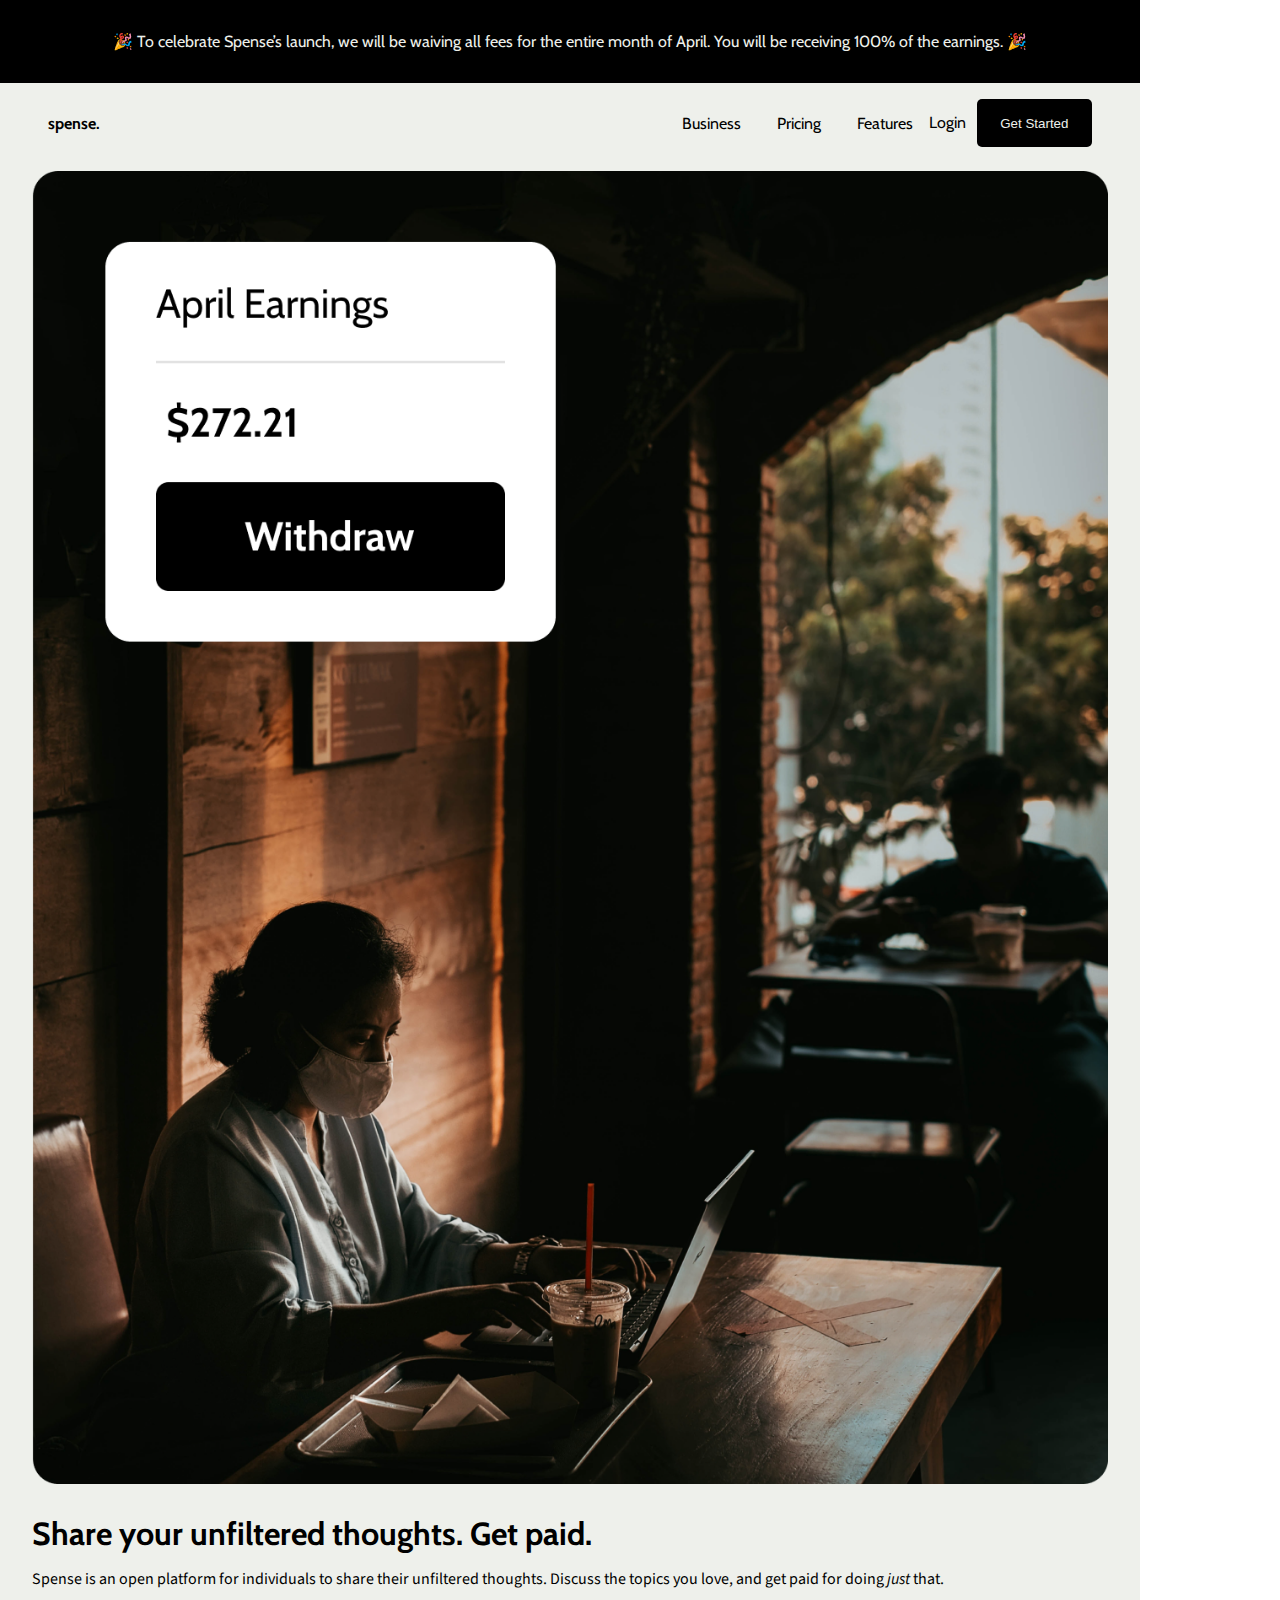
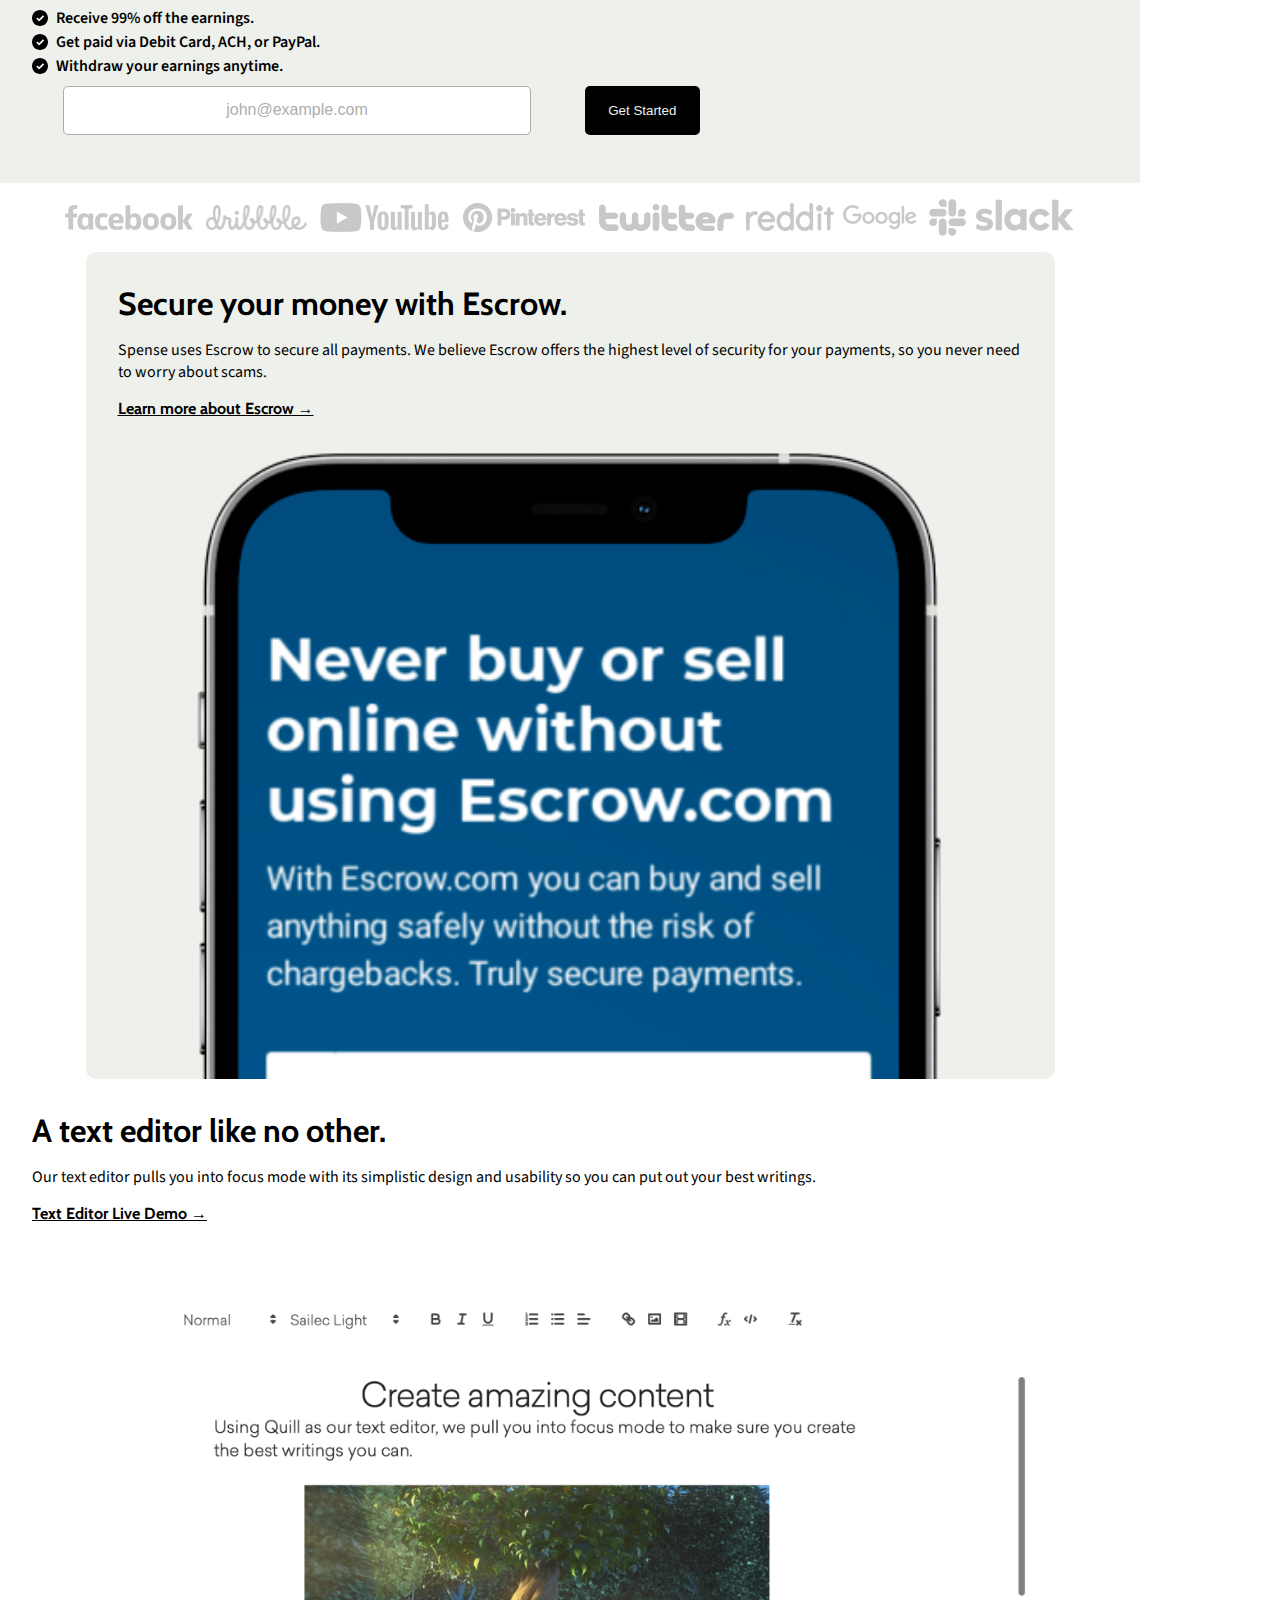
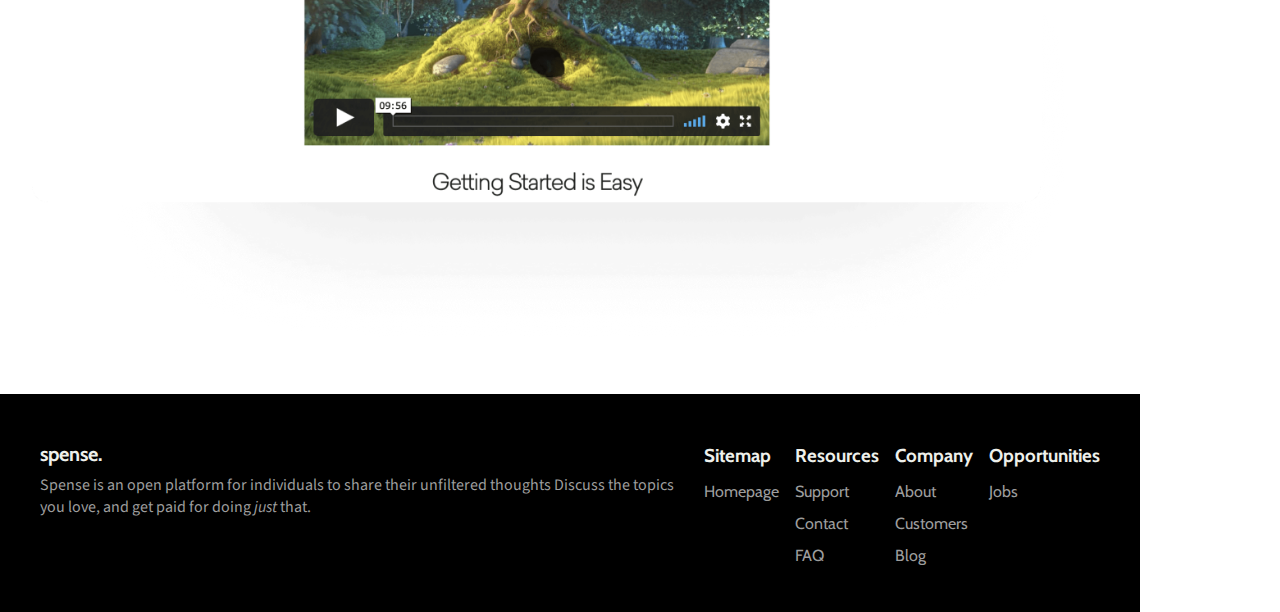
<file: index.html>
<!DOCTYPE html>
<html lang="en">
<head>
    <meta charset="UTF-8">
    <meta http-equiv="X-UA-Compatible" content="IE=edge">
    <meta name="viewport" content="width=device-width, initial-scale=1.0">
    <link rel="stylesheet" href="main.css">
    <title>Spense.</title>
</head>
<body>
    
<div class="container">

    <div id="announcement"> 🎉 To celebrate Spense’s launch, we will be waiving all fees for the entire month of April. You will be receiving 100% of the earnings.  🎉</div>

<nav>
    <div id="navigation">
        <div id="logo">spense.</div>
        <div id="links">
            <ul>
                <ul><a href="#">Business</a></ul>
                <ul><a href="#">Pricing</a></ul>
                <ul><a href="#">Features</a></ul>
            </ul>
        </div>
        <div id="menu" class="mobile">
            <a href="#"><img src="./Assets/Hamburger Menu.svg" alt="" id="menu_hamburger"></a>
            <a href="#" id="menu_options">Login</a>
            <button id="menu_options">Get Started</button>
        </div>
    </div>
</nav>

    <div class="hero_image">
        <img src="./Assets/Hero Image (Desktop).png" alt="writting your thought" id="hero_desktop">
        <img src="./Assets/Hero Image (Tablet).png" alt="writting your thought" id="hero_tablet">
        <img src="./Assets/Hero Image (Mobile).png" alt="writting your thought" id="hero_mobile">
    </div>
    <div id="hero_text">
        <h1>Share your unfiltered thoughts. Get paid.</h1>

        <p>Spense is an open platform for individuals to share their unfiltered thoughts. Discuss the topics you love, and get paid for doing <em>just</em> that.</p>
            <ul id="hero">
                <li>Receive 99% off the earnings.</li>
                <li>Get paid via Debit Card, ACH, or PayPal.</li>
                <li>Withdraw your earnings anytime.</li>
            </ul>
        </div>

        <div id="hero_input">
            <input type="text" value="john@example.com">
            <button>Get Started</button>
        </div>

<div class="social_container">
<ul class="logos_list">
    <li class="logo_mobile"><img src="/Assets/Facebook Logo.png" alt="" class="logo_mobile"></li>
    <li class="logo_mobile"><img src="/Assets/Dribbble Logo.png" alt="" class="logo_mobile"></li>
    <li class="logo_mobile"><img src="/Assets/Youtube Logo.png" alt="" class="logo_mobile"></li>
    <li class="logo_tablet"><img src="/Assets/Pinterest Logo.png" alt="" class="logo_tablet"></li>
    <li class="logo_tablet"><img src="/Assets/Twitter Logo.png" alt="" class="logo_tablet"></li>
    <li class="logo_desktop"><img src="/Assets/Reddit Logo.png" alt="" class="logo_desktop"></li>
    <li class="logo_desktop"><img src="/Assets/Google Logo.png" alt="" class="logo_desktop"></li>
    <li class="logo_desktop"><img src="/Assets/Slack Logo.png" alt="" class="logo_desktop"></li>

</ul>
</div>

<div class="escrow">
    <div id="escrow_text">
        <h1>Secure your money with Escrow.</h1>
        <p>Spense uses Escrow to secure all payments. We believe Escrow offers the highest level of security for your payments, so you never need to worry about scams.</p>

        <a href="#">Learn more about Escrow →</a>
    </div>
    <div id="escrow_image">
        <img src="./Assets/Phone Mockup (Mobile).png" alt="" id="hero_mobile">
        <img src="./Assets/Phone Mockup (Tablet).png" alt="" id="hero_tablet">
        <img src="./Assets/Phone Mockup (Desktop).png" alt="" id="hero_desktop">
    </div>
</div>

<div class="editor">
    <h1>A text editor like no other.</h1>
    <p> Our text editor pulls you into focus mode with its simplistic design and usability so you can put out your best writings.</p>

<a href="#">Text Editor Live Demo →</a>

<img src="/Assets/Text Editor.png" alt="">
</div>

<footer>
    <div class="footer">
        <div id="closer">
        <span>spense.</span>
        <p>Spense is an open platform for individuals to share their unfiltered thoughts Discuss the topics you love, and get paid for doing <em>just</em> that.
        </p>
        </div>
        
        <div id="company">
            <h3>Company</h3>
            <a href="#">About</a>
            <a href="#">Customers</a>
            <a href="#">Blog</a>
        </div>

        <div id="opportunities">
            <h3>Opportunities</h3>
            <a href="#">Jobs</a>
        </div>

        <div id="sitemap">
            <h3>Sitemap</h3>
            <a href="#">Homepage</a>
        </div>

        <div id="resources">
            <h3>Resources</h3>
            <a href="#">Support</a>
            <a href="#">Contact</a>
            <a href="#">FAQ</a>
        </div>

    </div>

</footer>

</div>

</body>
</html>
</file>
<file: main.css>
/* Imports Fonts */
@import url('https://fonts.googleapis.com/css2?family=Cabin&display=swap');

@import url('https://fonts.googleapis.com/css2?family=Source+Sans+Pro:wght@200&display=swap');

@import url('https://fonts.googleapis.com/css2?family=Inter&display=swap');

/* Main */
*, *::before, *::after {
    margin:0;
    padding:0;
    box-sizing: inherit;
}

body {
    font-family: 'Cabin', sans-serif;
    font-size:16px; 
    margin:0;
}

a, a:visited, a:hover {
    text-decoration: none;
    color:black;
}

:root {
    --lightColor: rgb(238, 240, 235); 
}

/* Container */
.container {
    display:grid;
    grid-template: repeat(9,auto) / 1fr;
    grid-template-areas: 
        "announcement"
        "navigation"
        "hero_image"
        "hero_text"
        "hero_input"
        "social"
        "escrow"
        "editor"
        "footer";
    min-width:20em;
    max-width:1140px;
}

/* Announcement Section */
#announcement {
    background-color:black;
    color:var(--lightColor);
    text-align:center;
    padding:2em 2em;
    grid-area: announcement;
}

#navigation {
    grid-area:navigation;
    display:grid;
    grid-template-columns: auto 3fr auto;
    padding: 1em 0;
    background-color:var(--lightColor);
    grid-template-areas:
    "logo links login"
    ;
}

#navigation > #logo {
    grid-column-start: 1 / span 1;
    padding-left:3em;
    font-weight:bold;
    grid-area:logo;
    align-self:center;
}

#navigation > #links {
    visibility:hidden;
    grid-area:links;
    text-align:right;
    align-self:center;
}

#links ul {
    display:inline;
    list-style-type:none;
    text-align:center;
}

#links a {
    font-family: 'cabin', sans-serif;
    padding:1em;
}

#navigation > #menu {
    text-align:right;
    padding-right:3em;
    grid-area:login;
    align-self:center;
}

#menu img {
    width:1em;
}

#menu_hamburger {
    display:none;
}

#menu_options {
    display:none;
}

.hero_image {
    background-color:var(--lightColor);
    padding:0.5em 2em;
    grid-area: hero_image;
    justify-self: center;
    align-self:center;
}

.hero_image img {
    width:100%;
}

#hero_mobile {
    display:none;
}

#hero_tablet {
    display:none;
}

#hero_desktop {
    display:none;
}

#hero_text {
    background-color:var(--lightColor);
    padding:0.5em 2em;
    grid-area: hero_text;
}

#hero_text p {
    font-family: 'source sans pro', sans-serif;
    padding:1em 0;
}

#hero_text h1 {
    font-size: 2rem;
    line-height: 2.25rem;
    font-weight:700;
    padding:0.5em 0 0 0;
}

#hero_text ul {
    padding:0;
}

#hero_text li {
    font-family: 'Source Sans Pro', sans-serif;
    font-weight:600;
    padding:0px 0 0 1.5em;
    margin:auto;
    display:inline-block;
    line-height:1.5em;
    width:100%;
    background-image: url('./Assets/Checkmark.svg');
    background-size:contain;
    background-repeat:no-repeat;
    background-position-y:50%;
    background-size: 1em;
}

#hero_input {
    text-align:center;
    justify-content: center;
    align-content:center;
    display:grid;
    grid-area: hero_input;
    background-color: var(--lightColor);
    padding:0 0 3em 1em;
    grid-template: 1fr / 1fr 1fr;
    grid-template-areas: 
    "input button"
    ;
}

input {
    justify-self: center;
    text-align:center;
    font-size:1rem;
    color:#ADADAD;
    border: solid #adadad 1px;
    border-radius: 5px;
    background-color:white;
    width:80%;
    padding:.75em .5em;
    grid-area: input;
} 

button {
    height: 3.625em;
    width:8.65em;
    background-color: black;
    color:var(--lightColor);
    border:none;
    border-radius: 5px;
    margin-left:.5em;
    grid-area: button;

}

.social_container {
    max-width:1024px;
    padding: 1em 1em;
    margin:auto;
    display:flex;
}

.logos_list {
    display:flex;
    justify-content: space-between;
    align-items: center;
}

.logos_list ul {
    list-style-type: none;
    padding:0;
}

.logos_list li {
    display:block;
    list-style-type: none;
}

.logos_list img {
    width:90%;
    padding: 0 5%;
}

.logo_mobile {
    display:block;
}

.logo_tablet {
    display:none;
}

.logo_desktop{
    display:none;
}

.escrow {
    grid-area: escrow;
    display:grid;
    grid-template: repeat(2,auto) / 1fr;
    grid-template-areas: 
        "escrow_text"
        "escrow_image"
    ;
    width:100%;
    background-color:var(--lightColor);
    width:85%;
    margin:auto;
    border-radius:10px;
}

#escrow_text {
    grid-area: escrow_text;
    padding:2em;
}

#escrow_text p {
    font-family:'source sans pro', sans-serif;
    padding: 1em 0;
}

#escrow_text a {
    text-decoration:underline;
    font-weight:700;
}

#escrow_image {
    width:100%;
    display:flex;
    grid-area: escrow_image;
    justify-self:center;
    align-self:center;
}

#escrow_image img {
    width:80%;
    margin:auto;
}

.editor {
    padding:2em;
}

.editor p {
    font-family:'source sans pro', sans-serif;
    padding: 1em 0;
}

.editor a {
    text-decoration:underline;
    font-weight:700;
}

.editor img {
    padding-top:2em;
    width:100%;
}

.footer {
    display:grid;
    grid-template: 1 auto repeat(2,1fr) / repeat(2,1fr);
    background-color:#000;
    color:var(--lightColor);
    padding:2em;
    grid-template-areas: 
        "closer closer"
        "company opportunities"
        "sitemap resources"
    ;
}

.footer h3 {
    padding:0.5em 0;
}

.footer a {
    color:#9d9d9d;
    display:block;
    line-height:2em;
}

#closer {
    grid-area: closer;
    font-family: 'source sans pro', sans sans-serif;
    color:#9d9d9d;
    padding:0.5em;
}

#closer span {
    color:var(--lightColor);
    font-family: 'cabin', sans-serif;
    font-size:1.25rem;
    line-height:2.5rem;
    font-weight:bold;
}

#company {
    grid-area:company;
    padding:0.5em;
}

#opportunities {
    grid-area:opportunities;
    padding:0.5em;
}

#sitemap {
    grid-area:sitemap;
    padding:0.5em;
}

#resources {
    grid-area:resources;
    padding:0.5em;
}   

/* MEDIA QUERIES */
/*XS
@media only screen and (max-width:600px) {

}*/

/*small*/
@media only screen and (max-width:600px) {
    #hero_mobile {
        display:block !important;
    }

    #menu_hamburger {
        display:inline;
    }
}

/*med*/
@media only screen and (min-width:601px) and (max-width:768px) {
    #hero_tablet {
        display:block !important;
    }

    #navigation > #links {
       visibility:visible;
    }

    .logo_tablet {
        display:block !important;
    }

    #menu_options {
        display:inline;
    }

    .footer {
        grid-template: repeat(2,1fr) / repeat(4,1fr);
        background-color:#000;
        grid-template-areas: 
            "closer closer sitemap resources"
            "company opportunities nothing nothing"
        ;
    }
}

/*large*/
@media only screen and (min-width:769px){
    #hero_desktop {
        display:block !important;
    }

    .logo_tablet {
        display:block !important;
    }

    .logo_desktop {
        display:block !important;
    }

    #navigation > #links {
        visibility:visible;
     }

    #menu_options {
        display:inline;
    }

    .footer {
        grid-template: 2 fr repeat(4,1fr) / 1fr;
        background-color:#000;
        grid-template-areas: 
            "closer closer sitemap resources company opportunities"
        ;
    }
}

/*xl
@media only screen and (min-width:1200px) {

}*/
</file>
